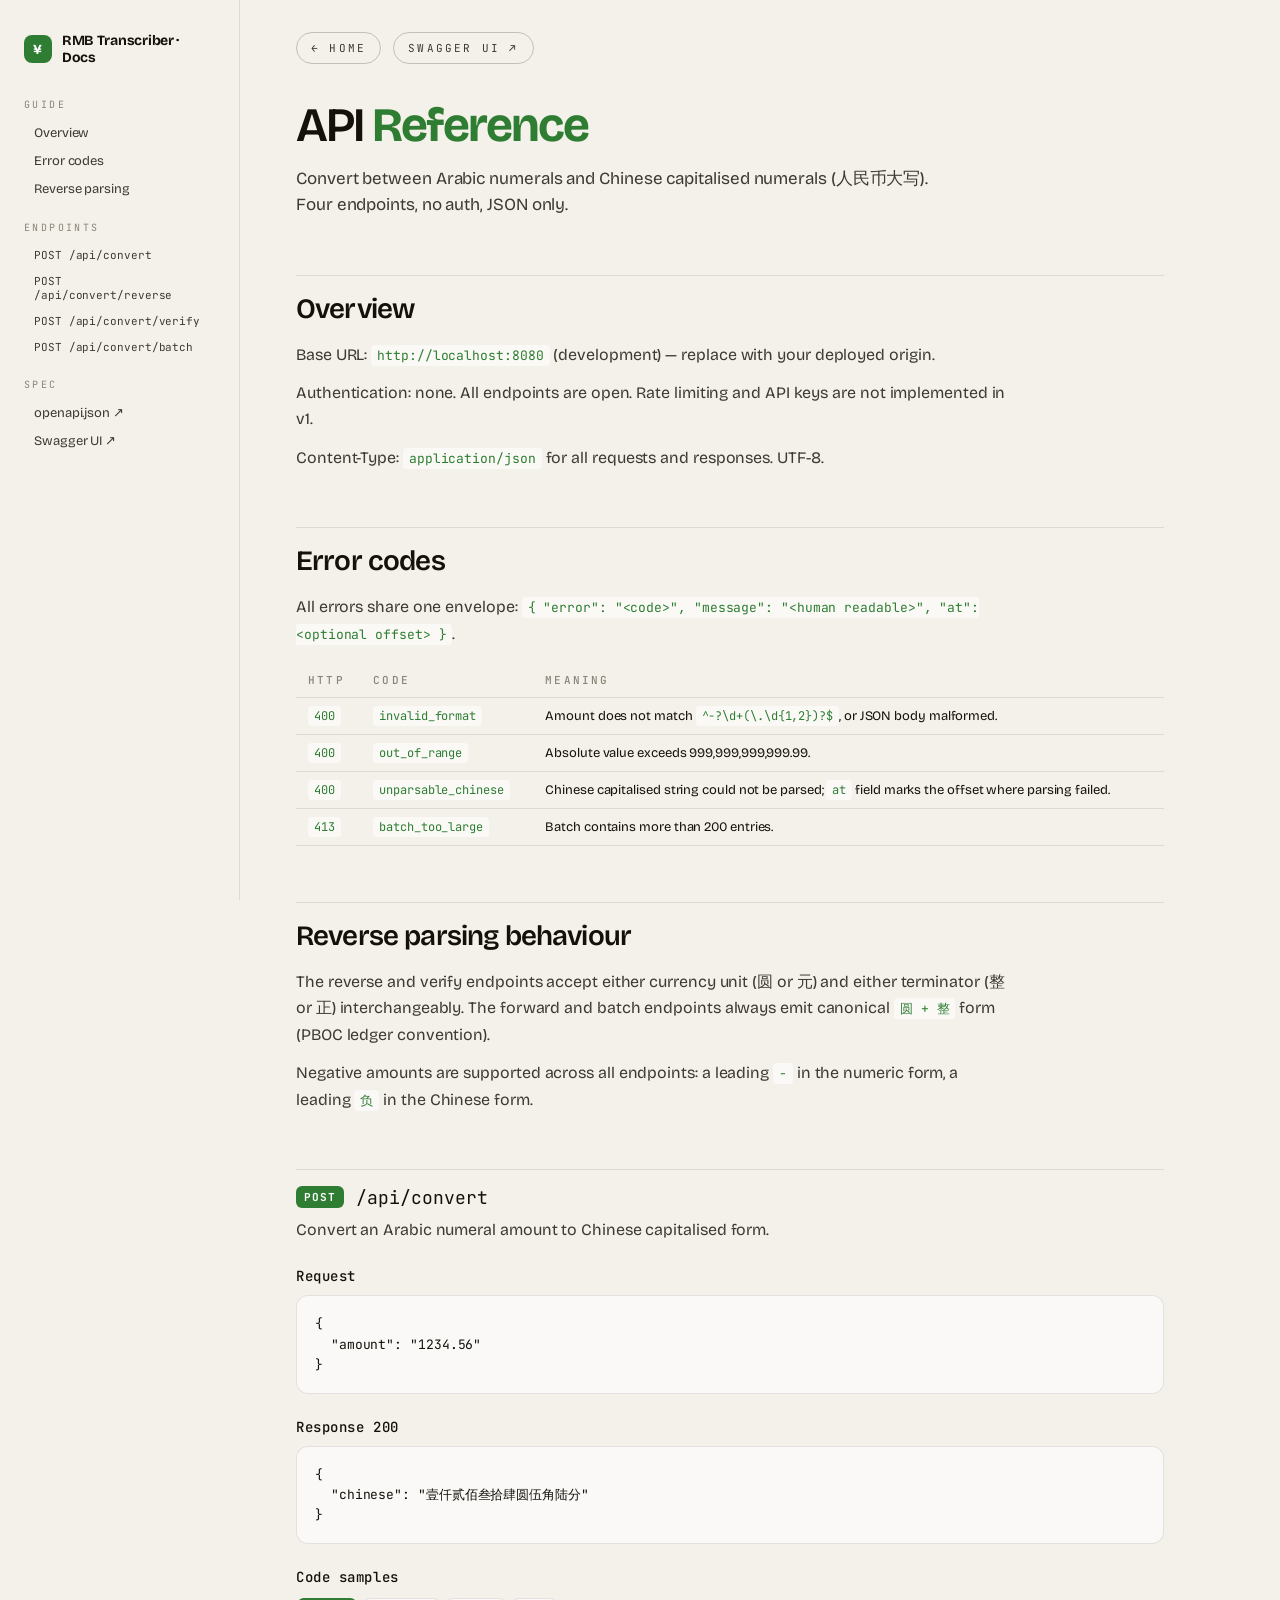
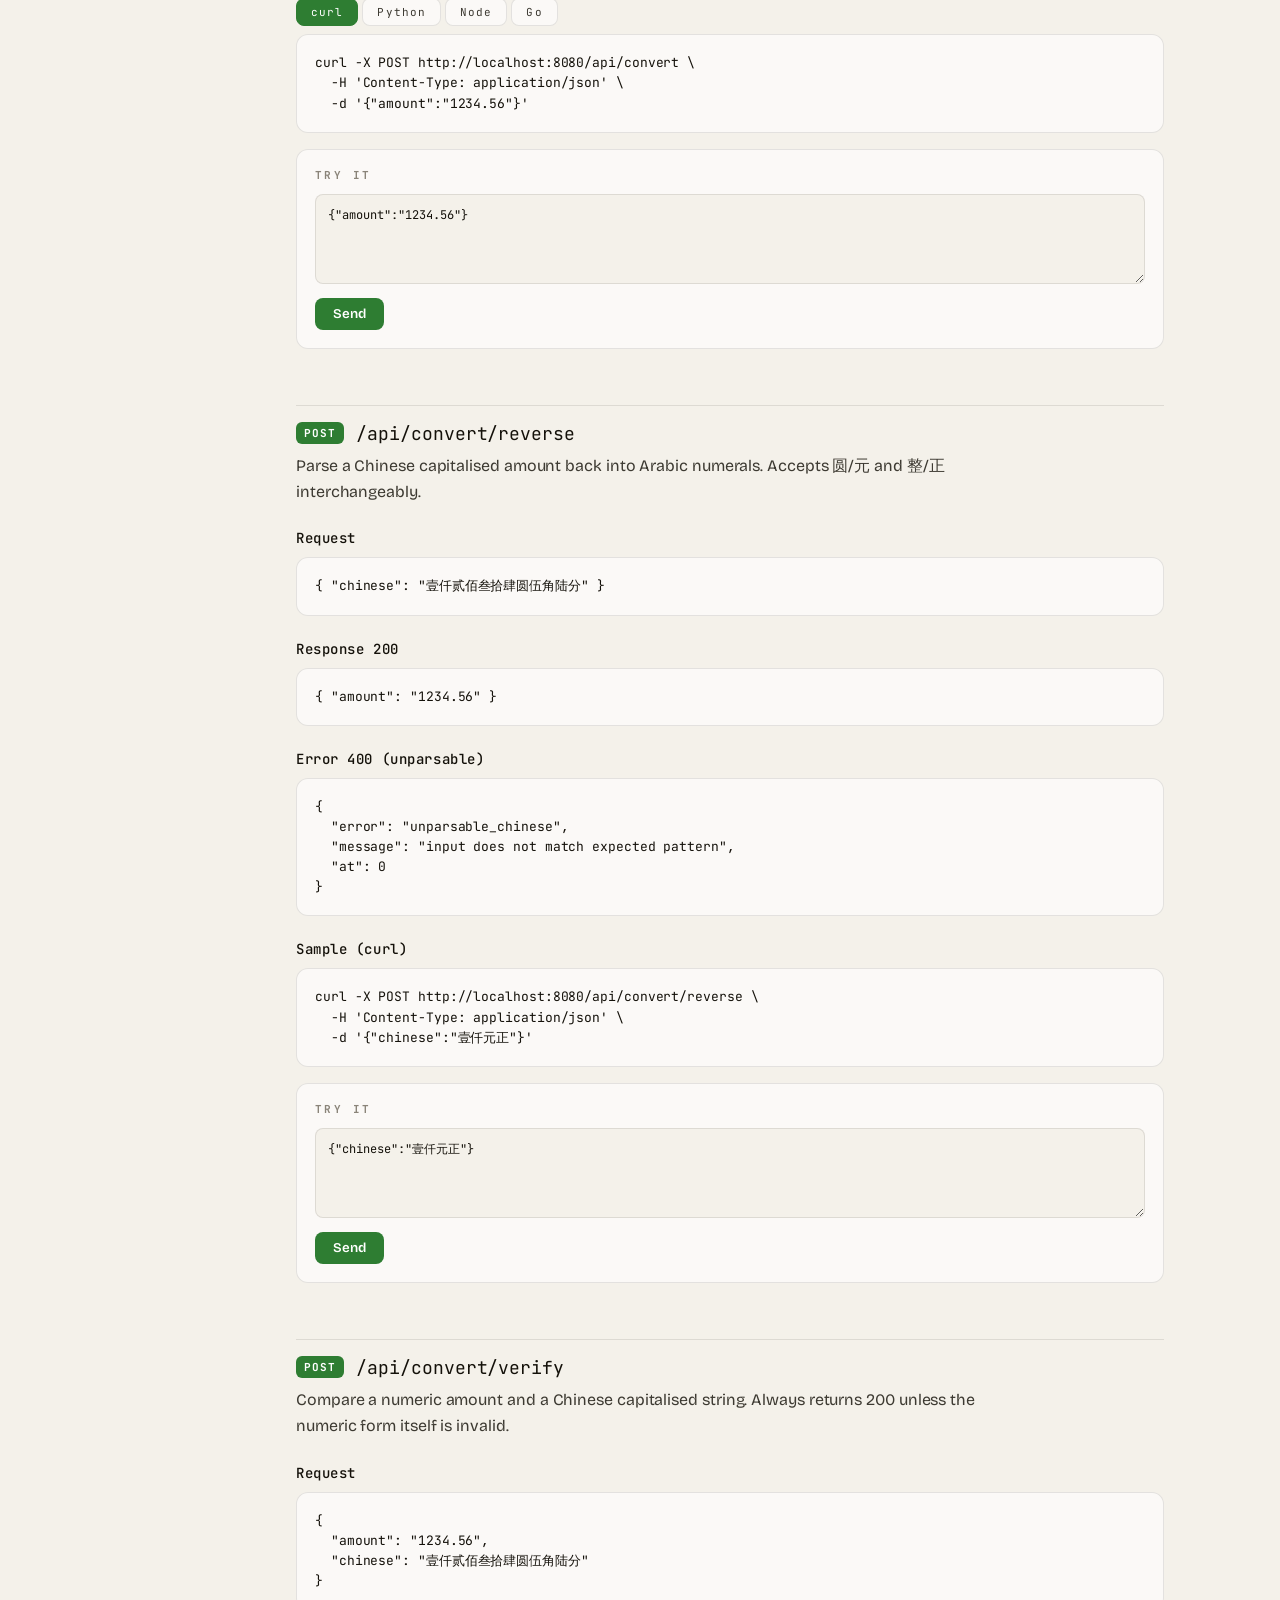
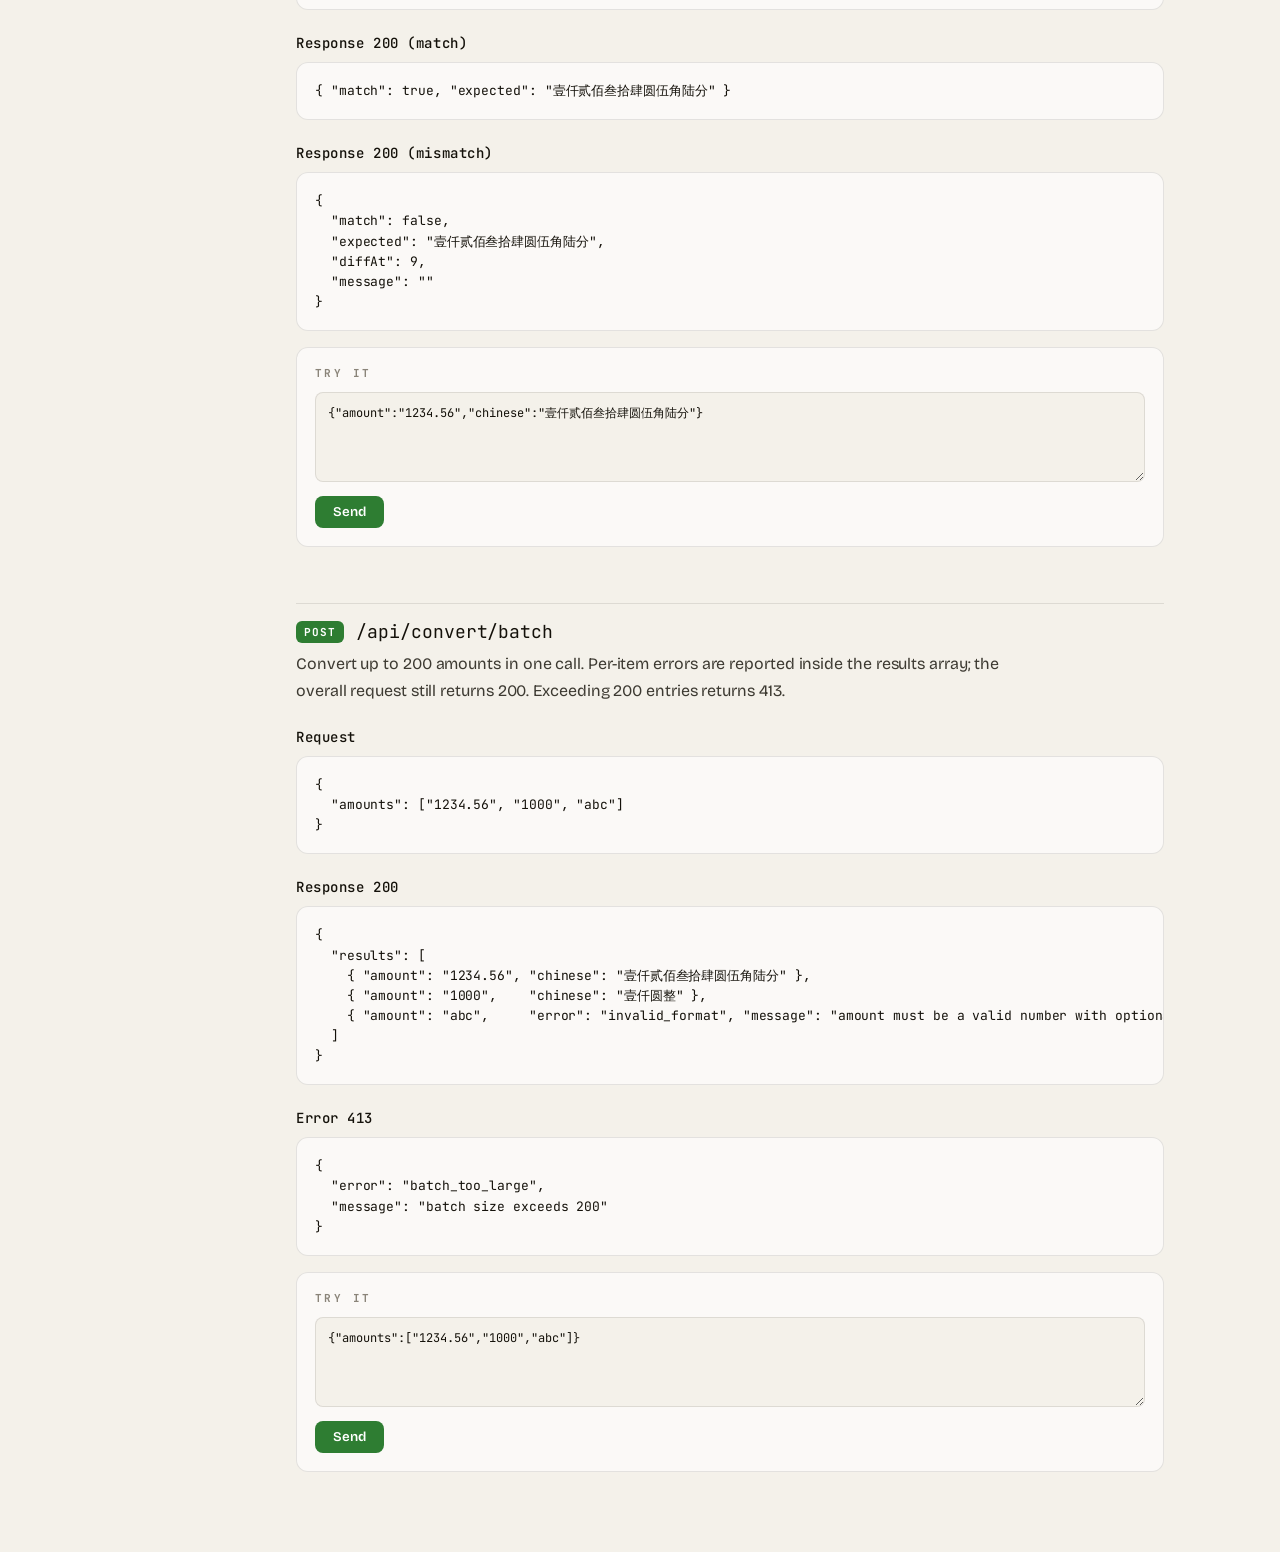
<file: static/docs.html>
<!DOCTYPE html>
<html lang="zh-CN" data-theme="dark">
<head>
  <meta charset="UTF-8">
  <meta name="viewport" content="width=device-width, initial-scale=1.0">
  <title>RMB Transcriber · API Reference</title>
  <link rel="preconnect" href="https://fonts.googleapis.com">
  <link rel="preconnect" href="https://fonts.gstatic.com" crossorigin>
  <link href="https://fonts.googleapis.com/css2?family=Bricolage+Grotesque:opsz,wght@12..96,400;12..96,500;12..96,600;12..96,700&family=JetBrains+Mono:wght@300;400;500&family=Noto+Serif+SC:wght@500&display=swap" rel="stylesheet">
  <link rel="stylesheet" href="/static/shared/theme.css">
  <script>
    (function () {
      const saved = localStorage.getItem('theme');
      const sys = window.matchMedia('(prefers-color-scheme: dark)').matches ? 'dark' : 'light';
      document.documentElement.setAttribute('data-theme', saved || sys);
    })();
  </script>
  <style>
    * { box-sizing: border-box; margin: 0; padding: 0; }
    body {
      background: var(--bg);
      color: var(--fg);
      font-family: 'Bricolage Grotesque', system-ui, sans-serif;
      -webkit-font-smoothing: antialiased;
      letter-spacing: -0.005em;
      transition: background 0.4s, color 0.4s;
    }
    .layout { display: grid; grid-template-columns: 240px 1fr; min-height: 100vh; }
    .sidebar {
      position: sticky; top: 0; height: 100vh;
      border-right: 1px solid var(--hairline);
      padding: 32px 24px;
      background: var(--bg);
      overflow-y: auto;
    }
    .side-logo {
      display: flex; align-items: center; gap: 10px; margin-bottom: 32px;
    }
    .side-logo .mark {
      width: 28px; height: 28px; border-radius: 8px;
      background: var(--accent); color: var(--accent-fg);
      display: grid; place-items: center;
      font-weight: 700; font-size: 14px;
    }
    .side-logo b { font-size: 14px; letter-spacing: -0.02em; }
    .side-section {
      font-family: 'JetBrains Mono', monospace;
      font-size: 10px; letter-spacing: 0.24em; text-transform: uppercase;
      color: var(--muted);
      margin: 18px 0 8px;
    }
    .side-link {
      display: block; padding: 6px 10px; border-radius: 6px;
      color: var(--fg-2); text-decoration: none;
      font-size: 13px;
      transition: background 0.2s, color 0.2s;
    }
    .side-link:hover { background: var(--surface); color: var(--fg); }
    .side-link.api { font-family: 'JetBrains Mono', monospace; font-size: 11px; }
    .side-spacer { flex-grow: 1; }
    .main { padding: 32px 56px 80px; max-width: 980px; }
    h1 {
      font-size: 48px; font-weight: 600; letter-spacing: -0.04em;
      margin-bottom: 12px;
    }
    h1 em { color: var(--accent); font-style: normal; font-weight: 700; }
    .lead { color: var(--fg-2); font-size: 17px; line-height: 1.55; margin-bottom: 48px; max-width: 640px; }
    h2 {
      font-size: 28px; font-weight: 600; letter-spacing: -0.03em;
      margin: 56px 0 16px;
      padding-top: 16px;
      border-top: 1px solid var(--hairline);
    }
    h3 {
      font-family: 'JetBrains Mono', monospace;
      font-size: 14px; font-weight: 500; letter-spacing: 0.04em;
      margin: 24px 0 10px;
      color: var(--fg);
    }
    p { color: var(--fg-2); line-height: 1.65; margin-bottom: 12px; max-width: 720px; }
    code, pre {
      font-family: 'JetBrains Mono', monospace;
      font-size: 13px;
    }
    code { color: var(--accent); background: var(--surface); padding: 2px 6px; border-radius: 4px; }
    pre {
      background: var(--surface); border: 1px solid var(--hairline);
      border-radius: 12px; padding: 18px; overflow-x: auto;
      line-height: 1.55; color: var(--fg);
    }
    pre code { background: none; color: inherit; padding: 0; }
    table {
      width: 100%; border-collapse: collapse; margin: 16px 0;
      font-size: 13px;
    }
    th, td {
      text-align: left; padding: 10px 12px;
      border-bottom: 1px solid var(--hairline);
    }
    th {
      font-family: 'JetBrains Mono', monospace;
      font-weight: 500; font-size: 11px; letter-spacing: 0.2em;
      text-transform: uppercase; color: var(--muted);
    }
    td code { font-size: 12px; }
    .endpoint-head {
      display: flex; align-items: center; gap: 12px;
      margin: 56px 0 8px; padding-top: 16px;
      border-top: 1px solid var(--hairline);
    }
    .method {
      display: inline-block; padding: 4px 8px; border-radius: 6px;
      background: var(--accent); color: var(--accent-fg);
      font-family: 'JetBrains Mono', monospace;
      font-size: 11px; font-weight: 700; letter-spacing: 0.1em;
    }
    .endpoint-path {
      font-family: 'JetBrains Mono', monospace; font-size: 18px;
      color: var(--fg);
    }
    .lang-tabs { display: flex; gap: 4px; margin: 12px 0 8px; }
    .lang-tab {
      background: var(--surface); border: 1px solid var(--hairline);
      color: var(--fg-2); padding: 6px 14px; border-radius: 8px;
      font-family: 'JetBrains Mono', monospace;
      font-size: 11px; letter-spacing: 0.1em; cursor: pointer;
      transition: all 0.2s;
    }
    .lang-tab.active { background: var(--accent); color: var(--accent-fg); border-color: var(--accent); }
    .try-it {
      margin-top: 16px; padding: 18px;
      background: var(--surface); border: 1px solid var(--hairline);
      border-radius: 12px;
    }
    .try-it h4 {
      font-family: 'JetBrains Mono', monospace;
      font-size: 11px; letter-spacing: 0.22em; text-transform: uppercase;
      color: var(--muted); margin-bottom: 12px;
    }
    .try-it textarea {
      width: 100%; min-height: 90px;
      background: var(--bg); border: 1px solid var(--hairline);
      border-radius: 8px; padding: 12px;
      font-family: 'JetBrains Mono', monospace;
      font-size: 12px; color: var(--fg);
      resize: vertical; outline: none;
    }
    .try-it textarea:focus { border-color: var(--accent); }
    .try-it-controls { display: flex; gap: 10px; align-items: center; margin-top: 10px; }
    .try-send {
      background: var(--accent); color: var(--accent-fg);
      border: none; padding: 8px 18px; border-radius: 8px;
      font-family: 'Bricolage Grotesque', sans-serif;
      font-weight: 600; cursor: pointer;
    }
    .try-status {
      font-family: 'JetBrains Mono', monospace;
      font-size: 11px; color: var(--muted); letter-spacing: 0.1em;
    }
    .try-response {
      margin-top: 12px;
      background: var(--bg); border: 1px solid var(--hairline);
      border-radius: 8px; padding: 12px;
      font-family: 'JetBrains Mono', monospace; font-size: 12px;
      max-height: 240px; overflow-y: auto;
      white-space: pre-wrap; word-break: break-all;
    }
    .top-actions {
      display: flex; gap: 12px; margin-bottom: 32px;
    }
    .top-action {
      padding: 8px 14px; border: 1px solid var(--hairline-strong);
      border-radius: 999px; font-family: 'JetBrains Mono', monospace;
      font-size: 11px; letter-spacing: 0.2em; text-transform: uppercase;
      color: var(--fg-2); text-decoration: none;
      transition: all 0.2s;
    }
    .top-action:hover { background: var(--fg); color: var(--bg); border-color: var(--fg); }
    @media (max-width: 880px) {
      .layout { grid-template-columns: 1fr; }
      .sidebar { position: relative; height: auto; }
      .main { padding: 24px 20px 56px; }
    }
  </style>
</head>
<body>
  <div class="layout">
    <aside class="sidebar">
      <div class="side-logo"><span class="mark">¥</span><b>RMB Transcriber · Docs</b></div>
      <div class="side-section">Guide</div>
      <a class="side-link" href="#overview">Overview</a>
      <a class="side-link" href="#errors">Error codes</a>
      <a class="side-link" href="#reverse-notes">Reverse parsing</a>
      <div class="side-section">Endpoints</div>
      <a class="side-link api" href="#ep-convert">POST /api/convert</a>
      <a class="side-link api" href="#ep-reverse">POST /api/convert/reverse</a>
      <a class="side-link api" href="#ep-verify">POST /api/convert/verify</a>
      <a class="side-link api" href="#ep-batch">POST /api/convert/batch</a>
      <div class="side-section">Spec</div>
      <a class="side-link" href="/openapi.json" target="_blank">openapi.json ↗</a>
      <a class="side-link" href="/docs/spec">Swagger UI ↗</a>
    </aside>
    <main class="main">
      <div class="top-actions">
        <a class="top-action" href="/">← Home</a>
        <a class="top-action" href="/docs/spec">Swagger UI ↗</a>
      </div>
      <h1>API <em>Reference</em></h1>
      <p class="lead">Convert between Arabic numerals and Chinese capitalised numerals (人民币大写). Four endpoints, no auth, JSON only.</p>

      <section id="overview">
        <h2>Overview</h2>
        <p>Base URL: <code>http://localhost:8080</code> (development) — replace with your deployed origin.</p>
        <p>Authentication: none. All endpoints are open. Rate limiting and API keys are not implemented in v1.</p>
        <p>Content-Type: <code>application/json</code> for all requests and responses. UTF-8.</p>
      </section>

      <section id="errors">
        <h2>Error codes</h2>
        <p>All errors share one envelope: <code>{ "error": "&lt;code&gt;", "message": "&lt;human readable&gt;", "at": &lt;optional offset&gt; }</code>.</p>
        <table>
          <thead><tr><th>HTTP</th><th>code</th><th>Meaning</th></tr></thead>
          <tbody>
            <tr><td><code>400</code></td><td><code>invalid_format</code></td><td>Amount does not match <code>^-?\d+(\.\d{1,2})?$</code>, or JSON body malformed.</td></tr>
            <tr><td><code>400</code></td><td><code>out_of_range</code></td><td>Absolute value exceeds 999,999,999,999.99.</td></tr>
            <tr><td><code>400</code></td><td><code>unparsable_chinese</code></td><td>Chinese capitalised string could not be parsed; <code>at</code> field marks the offset where parsing failed.</td></tr>
            <tr><td><code>413</code></td><td><code>batch_too_large</code></td><td>Batch contains more than 200 entries.</td></tr>
          </tbody>
        </table>
      </section>

      <section id="reverse-notes">
        <h2>Reverse parsing behaviour</h2>
        <p>The reverse and verify endpoints accept either currency unit (圆 or 元) and either terminator (整 or 正) interchangeably. The forward and batch endpoints always emit canonical <code>圆 + 整</code> form (PBOC ledger convention).</p>
        <p>Negative amounts are supported across all endpoints: a leading <code>-</code> in the numeric form, a leading <code>负</code> in the Chinese form.</p>
      </section>

      <section id="ep-convert">
        <div class="endpoint-head">
          <span class="method">POST</span>
          <span class="endpoint-path">/api/convert</span>
        </div>
        <p>Convert an Arabic numeral amount to Chinese capitalised form.</p>

        <h3>Request</h3>
        <pre><code>{
  "amount": "1234.56"
}</code></pre>

        <h3>Response 200</h3>
        <pre><code>{
  "chinese": "壹仟贰佰叁拾肆圆伍角陆分"
}</code></pre>

        <h3>Code samples</h3>
        <div class="lang-tabs" data-target="sample-convert">
          <button class="lang-tab active" data-lang="curl">curl</button>
          <button class="lang-tab" data-lang="python">Python</button>
          <button class="lang-tab" data-lang="node">Node</button>
          <button class="lang-tab" data-lang="go">Go</button>
        </div>
        <pre id="sample-convert"><code class="sample" data-lang="curl">curl -X POST http://localhost:8080/api/convert \
  -H 'Content-Type: application/json' \
  -d '{"amount":"1234.56"}'</code></pre>
        <pre style="display:none" data-for="sample-convert"><code class="sample" data-lang="python">import requests

r = requests.post(
    "http://localhost:8080/api/convert",
    json={"amount": "1234.56"},
)
print(r.json()["chinese"])  # 壹仟贰佰叁拾肆圆伍角陆分</code></pre>
        <pre style="display:none" data-for="sample-convert"><code class="sample" data-lang="node">const res = await fetch("http://localhost:8080/api/convert", {
  method: "POST",
  headers: { "Content-Type": "application/json" },
  body: JSON.stringify({ amount: "1234.56" }),
});
const data = await res.json();
console.log(data.chinese); // 壹仟贰佰叁拾肆圆伍角陆分</code></pre>
        <pre style="display:none" data-for="sample-convert"><code class="sample" data-lang="go">package main

import (
    "bytes"
    "encoding/json"
    "fmt"
    "net/http"
)

func main() {
    body, _ := json.Marshal(map[string]string{"amount": "1234.56"})
    resp, _ := http.Post("http://localhost:8080/api/convert",
        "application/json", bytes.NewReader(body))
    defer resp.Body.Close()
    var out struct{ Chinese string `json:"chinese"` }
    json.NewDecoder(resp.Body).Decode(&out)
    fmt.Println(out.Chinese) // 壹仟贰佰叁拾肆圆伍角陆分
}</code></pre>

        <div class="try-it">
          <h4>Try it</h4>
          <textarea class="try-body" data-path="/api/convert">{"amount":"1234.56"}</textarea>
          <div class="try-it-controls">
            <button class="try-send" data-path="/api/convert">Send</button>
            <span class="try-status"></span>
          </div>
          <div class="try-response" hidden></div>
        </div>
      </section>

      <section id="ep-reverse">
        <div class="endpoint-head">
          <span class="method">POST</span>
          <span class="endpoint-path">/api/convert/reverse</span>
        </div>
        <p>Parse a Chinese capitalised amount back into Arabic numerals. Accepts 圆/元 and 整/正 interchangeably.</p>
        <h3>Request</h3>
        <pre><code>{ "chinese": "壹仟贰佰叁拾肆圆伍角陆分" }</code></pre>
        <h3>Response 200</h3>
        <pre><code>{ "amount": "1234.56" }</code></pre>
        <h3>Error 400 (unparsable)</h3>
        <pre><code>{
  "error": "unparsable_chinese",
  "message": "input does not match expected pattern",
  "at": 0
}</code></pre>
        <h3>Sample (curl)</h3>
        <pre><code>curl -X POST http://localhost:8080/api/convert/reverse \
  -H 'Content-Type: application/json' \
  -d '{"chinese":"壹仟元正"}'</code></pre>
        <div class="try-it">
          <h4>Try it</h4>
          <textarea class="try-body" data-path="/api/convert/reverse">{"chinese":"壹仟元正"}</textarea>
          <div class="try-it-controls">
            <button class="try-send" data-path="/api/convert/reverse">Send</button>
            <span class="try-status"></span>
          </div>
          <div class="try-response" hidden></div>
        </div>
      </section>

      <section id="ep-verify">
        <div class="endpoint-head">
          <span class="method">POST</span>
          <span class="endpoint-path">/api/convert/verify</span>
        </div>
        <p>Compare a numeric amount and a Chinese capitalised string. Always returns 200 unless the numeric form itself is invalid.</p>
        <h3>Request</h3>
        <pre><code>{
  "amount": "1234.56",
  "chinese": "壹仟贰佰叁拾肆圆伍角陆分"
}</code></pre>
        <h3>Response 200 (match)</h3>
        <pre><code>{ "match": true, "expected": "壹仟贰佰叁拾肆圆伍角陆分" }</code></pre>
        <h3>Response 200 (mismatch)</h3>
        <pre><code>{
  "match": false,
  "expected": "壹仟贰佰叁拾肆圆伍角陆分",
  "diffAt": 9,
  "message": ""
}</code></pre>
        <div class="try-it">
          <h4>Try it</h4>
          <textarea class="try-body" data-path="/api/convert/verify">{"amount":"1234.56","chinese":"壹仟贰佰叁拾肆圆伍角陆分"}</textarea>
          <div class="try-it-controls">
            <button class="try-send" data-path="/api/convert/verify">Send</button>
            <span class="try-status"></span>
          </div>
          <div class="try-response" hidden></div>
        </div>
      </section>

      <section id="ep-batch">
        <div class="endpoint-head">
          <span class="method">POST</span>
          <span class="endpoint-path">/api/convert/batch</span>
        </div>
        <p>Convert up to 200 amounts in one call. Per-item errors are reported inside the results array; the overall request still returns 200. Exceeding 200 entries returns 413.</p>
        <h3>Request</h3>
        <pre><code>{
  "amounts": ["1234.56", "1000", "abc"]
}</code></pre>
        <h3>Response 200</h3>
        <pre><code>{
  "results": [
    { "amount": "1234.56", "chinese": "壹仟贰佰叁拾肆圆伍角陆分" },
    { "amount": "1000",    "chinese": "壹仟圆整" },
    { "amount": "abc",     "error": "invalid_format", "message": "amount must be a valid number with optional decimals" }
  ]
}</code></pre>
        <h3>Error 413</h3>
        <pre><code>{
  "error": "batch_too_large",
  "message": "batch size exceeds 200"
}</code></pre>
        <div class="try-it">
          <h4>Try it</h4>
          <textarea class="try-body" data-path="/api/convert/batch">{"amounts":["1234.56","1000","abc"]}</textarea>
          <div class="try-it-controls">
            <button class="try-send" data-path="/api/convert/batch">Send</button>
            <span class="try-status"></span>
          </div>
          <div class="try-response" hidden></div>
        </div>
      </section>
    </main>
  </div>

  <script>
    document.querySelectorAll('.lang-tabs').forEach(group => {
      const target = group.dataset.target;
      const tabs = group.querySelectorAll('.lang-tab');
      tabs.forEach(tab => {
        tab.addEventListener('click', () => {
          tabs.forEach(t => t.classList.remove('active'));
          tab.classList.add('active');
          const lang = tab.dataset.lang;
          const mainBlock = document.getElementById(target);
          const allBlocks = [mainBlock, ...document.querySelectorAll('[data-for="' + target + '"]')];
          allBlocks.forEach(b => {
            const code = b.querySelector('code.sample');
            if (!code) return;
            b.style.display = (code.dataset.lang === lang) ? '' : 'none';
          });
        });
      });
    });

    document.querySelectorAll('.try-send').forEach(btn => {
      btn.addEventListener('click', async () => {
        const path = btn.dataset.path;
        const card = btn.closest('.try-it');
        const body = card.querySelector('.try-body').value;
        const status = card.querySelector('.try-status');
        const out = card.querySelector('.try-response');
        out.hidden = false;
        status.textContent = 'sending…';
        const t0 = performance.now();
        try {
          const res = await fetch(path, {
            method: 'POST',
            headers: { 'Content-Type': 'application/json' },
            body: body,
          });
          const dt = Math.round(performance.now() - t0);
          const text = await res.text();
          let pretty = text;
          try { pretty = JSON.stringify(JSON.parse(text), null, 2); } catch (_) {}
          status.textContent = res.status + ' · ' + dt + 'ms';
          out.textContent = pretty;
        } catch (e) {
          status.textContent = 'failed';
          out.textContent = String(e);
        }
      });
    });
  </script>
</body>
</html>
</file>
<file: static/shared/theme.css>
/* ── DARK (default) ─────────────────────────────────── */
[data-theme="dark"] {
  --bg: #0a0a0c;
  --bg-elev: #131316;
  --surface: rgba(255, 255, 255, 0.035);
  --surface-2: rgba(255, 255, 255, 0.06);
  --surface-hover: rgba(255, 255, 255, 0.09);
  --hairline: rgba(255, 255, 255, 0.08);
  --hairline-strong: rgba(255, 255, 255, 0.16);
  --fg: #f5f3ee;
  --fg-2: #c8c5bd;
  --muted: #6b6862;
  --muted-2: #3d3b37;
  --accent: #d4ff5e;
  --accent-fg: #0a0a0c;
  --accent-glow: rgba(212, 255, 94, 0.22);
  --warn: #ff7a5c;
  --ok: #6fe39e;
  --mesh-1: rgba(212, 255, 94, 0.10);
  --mesh-2: rgba(255, 122, 92, 0.08);
  --noise-opacity: 0.35;
  --noise-blend: overlay;
  --shadow-card: 0 8px 32px rgba(0, 0, 0, 0.4);
}

/* ── LIGHT ──────────────────────────────────────────── */
[data-theme="light"] {
  --bg: #f4f1ea;
  --bg-elev: #ffffff;
  --surface: rgba(255, 255, 255, 0.6);
  --surface-2: rgba(255, 255, 255, 0.85);
  --surface-hover: rgba(255, 255, 255, 1);
  --hairline: rgba(20, 16, 10, 0.10);
  --hairline-strong: rgba(20, 16, 10, 0.22);
  --fg: #14110a;
  --fg-2: #3d3a32;
  --muted: #8a8479;
  --muted-2: #c4beae;
  --accent: #2e7d32;
  --accent-fg: #ffffff;
  --accent-glow: rgba(46, 125, 50, 0.18);
  --warn: #c2410c;
  --ok: #2e7d32;
  --mesh-1: rgba(46, 125, 50, 0.08);
  --mesh-2: rgba(194, 65, 12, 0.06);
  --noise-opacity: 0.25;
  --noise-blend: multiply;
  --shadow-card: 0 4px 20px rgba(20, 16, 10, 0.06);
}
</file>
